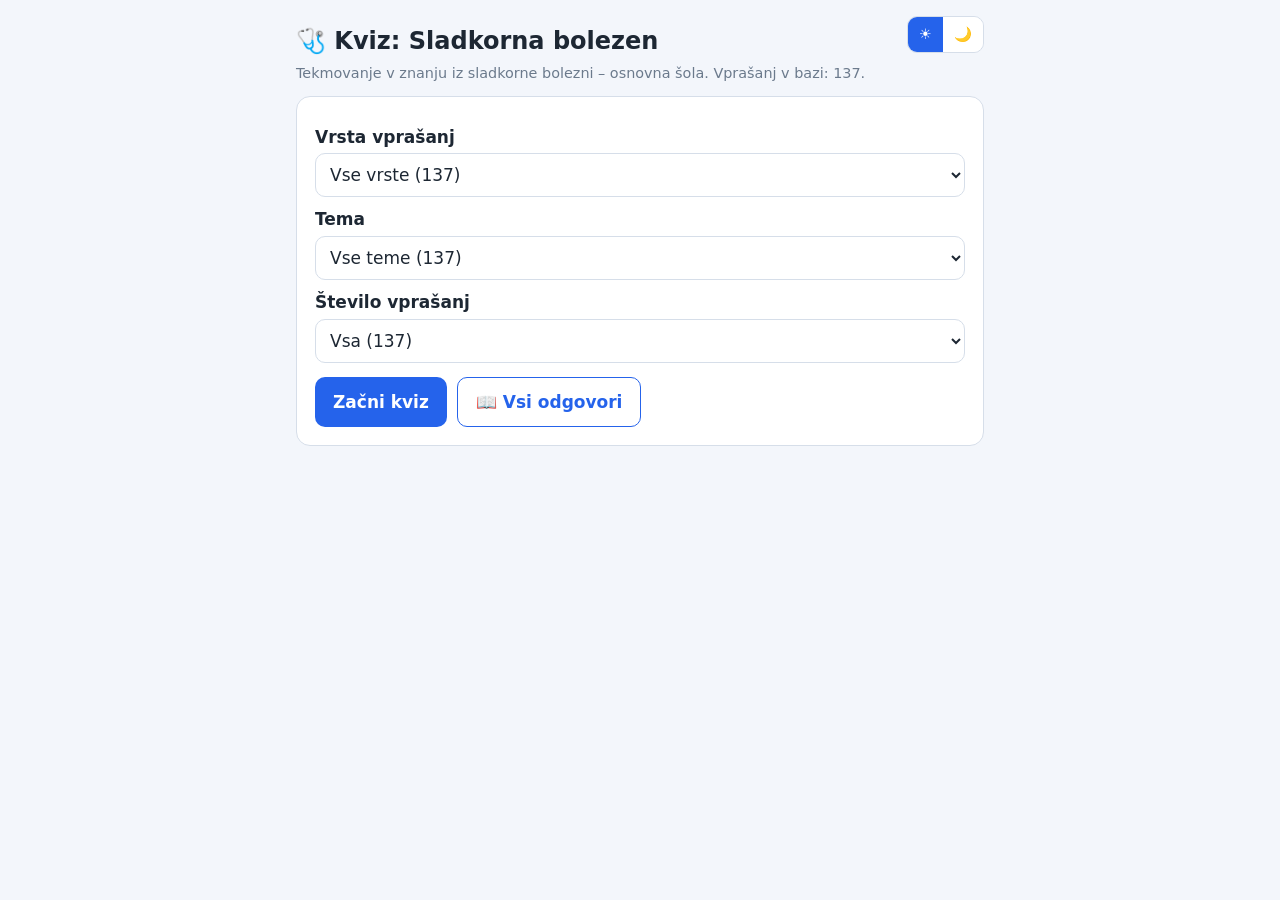
<file: kviz/index.html>
<!DOCTYPE html>
<html lang="sl">
<head>
<meta charset="utf-8">
<meta name="viewport" content="width=device-width, initial-scale=1">
<title>Kviz: Sladkorna bolezen</title>
<style>
:root{--bg:#f3f6fb;--card:#fff;--tx:#1d2733;--mut:#6b7a8c;--pri:#2563eb;--ok:#16a34a;--okbg:#dcfce7;--bad:#dc2626;--badbg:#fee2e2;--bd:#d6dee9}
@media (prefers-color-scheme:dark){:root:not([data-theme="light"]){--bg:#10151c;--card:#1a222d;--tx:#e8eef5;--mut:#93a1b3;--pri:#5b8cff;--ok:#4ade80;--okbg:#10341f;--bad:#f87171;--badbg:#3b1717;--bd:#2c3846}}
:root[data-theme="dark"]{--bg:#10151c;--card:#1a222d;--tx:#e8eef5;--mut:#93a1b3;--pri:#5b8cff;--ok:#4ade80;--okbg:#10341f;--bad:#f87171;--badbg:#3b1717;--bd:#2c3846}
.hd{display:flex;justify-content:space-between;align-items:flex-start;gap:10px}
.th{display:flex;border:1px solid var(--bd);border-radius:10px;overflow:hidden;flex:none}
.th button{background:var(--card);color:var(--mut);border:0;padding:7px 11px;cursor:pointer;font-size:.9rem}
.th button.on{background:var(--pri);color:#fff}
*{box-sizing:border-box}
body{margin:0;background:var(--bg);color:var(--tx);font:17px/1.45 system-ui,Segoe UI,Roboto,sans-serif}
.wrap{max-width:720px;margin:0 auto;padding:16px}
h1{font-size:1.5rem;margin:8px 0 4px}
.card{background:var(--card);border:1px solid var(--bd);border-radius:14px;padding:18px;margin:12px 0}
.mut{color:var(--mut);font-size:.9rem}
label{display:block;margin:10px 0 4px;font-weight:600}
select,button{font:inherit}
select{width:100%;padding:10px;border-radius:10px;border:1px solid var(--bd);background:var(--card);color:var(--tx)}
.btn{background:var(--pri);color:#fff;border:0;border-radius:10px;padding:12px 18px;cursor:pointer;font-weight:600}
.btn.sec{background:transparent;color:var(--pri);border:1px solid var(--pri)}
.btn:disabled{opacity:.4;cursor:default}
.bar{height:8px;background:var(--bd);border-radius:6px;overflow:hidden;margin:6px 0 14px}
.bar>i{display:block;height:100%;background:var(--pri);width:0;transition:width .25s}
.top{display:flex;justify-content:space-between;gap:8px;flex-wrap:wrap}
.q{font-size:1.15rem;font-weight:600;margin:6px 0 14px}
.opt{display:block;width:100%;text-align:left;background:var(--card);color:var(--tx);border:2px solid var(--bd);border-radius:12px;padding:12px 14px;margin:8px 0;cursor:pointer}
.opt:hover:not(:disabled){border-color:var(--pri)}
.opt.ok{border-color:var(--ok);background:var(--okbg)}
.opt.bad{border-color:var(--bad);background:var(--badbg)}
.opt:disabled{cursor:default;color:var(--tx)}
.opt b{display:inline-block;width:1.6em;color:var(--mut)}
.fb{margin:12px 0;padding:10px 12px;border-radius:10px;font-weight:600}
.fb.ok{background:var(--okbg);color:var(--ok)}
.fb.bad{background:var(--badbg);color:var(--bad)}
.fb small{display:block;font-weight:400;color:var(--tx);margin-top:4px}
.hide{display:none}
.li{border-top:1px solid var(--bd);padding:12px 0}
.li .lq{font-weight:600;margin-bottom:6px}
.li .lo{padding:3px 8px;margin:2px 0;border-radius:8px;color:var(--mut)}
.li .lo.ok{background:var(--okbg);color:var(--ok);font-weight:600}
.li .lp{font-size:.85rem;color:var(--mut);margin-top:4px}
.big{font-size:2.4rem;font-weight:700;text-align:center;margin:6px 0}
ul.wr{padding-left:18px}ul.wr li{margin:10px 0}
.row{display:flex;gap:10px;flex-wrap:wrap;margin-top:14px}
</style>
</head>
<body>
<div class="wrap">
<div class="hd"><h1>🩺 Kviz: Sladkorna bolezen</h1>
<div class="th" role="group" aria-label="Tema"><button type="button" id="thL" title="Svetla tema" aria-label="Svetla tema">☀</button><button type="button" id="thD" title="Temna tema" aria-label="Temna tema">🌙</button></div></div>
<div class="mut">Tekmovanje v znanju iz sladkorne bolezni – osnovna šola. <span id="cnt"></span></div>

<div id="setup" class="card">
  <label for="skup">Vrsta vprašanj</label>
  <select id="skup"></select>
  <label for="tema">Tema</label>
  <select id="tema"></select>
  <label for="st">Število vprašanj</label>
  <select id="st"></select>
  <div class="row"><button class="btn" id="start">Začni kviz</button><button class="btn sec" id="showall">📖 Vsi odgovori</button></div>
</div>

<div id="list" class="card hide">
  <div class="top"><b id="lhead"></b><button class="btn sec" id="lback">← Nazaj</button></div>
  <div id="lbody"></div>
  <div class="row"><button class="btn sec" id="lback2">← Nazaj</button></div>
</div>

<div id="game" class="card hide">
  <div class="top"><span id="prog" class="mut"></span><span id="score" class="mut"></span></div>
  <div class="bar"><i id="barfill"></i></div>
  <div class="mut" id="qtema"></div>
  <div class="q" id="qtext"></div>
  <div id="opts"></div>
  <div id="fb" class="fb hide"></div>
  <div class="row"><button class="btn" id="next" disabled>Naprej →</button><button class="btn sec" id="quit">Prekini</button></div>
</div>

<div id="end" class="card hide">
  <div class="mut" style="text-align:center">Rezultat</div>
  <div class="big" id="res"></div>
  <div id="resmsg" style="text-align:center"></div>
  <div id="wrongbox" class="hide"><h3>Napačno odgovorjena vprašanja</h3><ul class="wr" id="wrong"></ul></div>
  <div class="row"><button class="btn" id="again">Nov kviz</button><button class="btn sec" id="retry">Ponovi napačne</button></div>
</div>
</div>

<script id="embedded" type="application/json">[{"id": 1, "tema": "Uvod", "vprasanje": "Kaj je sladkorna bolezen (diabetes mellitus)?", "pravilen": "Bolezen, pri kateri so v krvi povišane vrednosti glukoze", "napacni": ["Bolezen, pri kateri je v krvi premalo kisika", "Nalezljiva bolezen prebavil", "Bolezen, pri kateri je v krvi premalo železa"], "pojasnilo": "Sladkorna bolezen je presnovna motnja s povišano glukozo (sladkorjem) v krvi.", "skupina": "Osnovna"}, {"id": 2, "tema": "Uvod", "vprasanje": "Kateri hormon pomaga telesu uporabiti glukozo iz hrane za energijo?", "pravilen": "Inzulin", "napacni": ["Adrenalin", "Tiroksin", "Rastni hormon"], "pojasnilo": "Inzulin proizvaja trebušna slinavka.", "skupina": "Osnovna"}, {"id": 3, "tema": "Uvod", "vprasanje": "Kje nastaja inzulin?", "pravilen": "V beta celicah Langerhansovih otočkov trebušne slinavke", "napacni": ["V jetrih", "V ledvicah", "V želodčni sluznici"], "pojasnilo": "", "skupina": "Osnovna"}, {"id": 4, "tema": "Uvod", "vprasanje": "Ali je sladkorna bolezen nalezljiva?", "pravilen": "Ne, ni nalezljiva", "napacni": ["Da, širi se s kužnimi kapljicami", "Da, širi se z dotikom", "Nalezljiva je samo tipa 1"], "pojasnilo": "Osebe s sladkorno boleznijo ne potrebujejo izolacije.", "skupina": "Osnovna"}, {"id": 6, "tema": "Uvod", "vprasanje": "Kateri je pogost simptom sladkorne bolezni?", "pravilen": "Pogosto uriniranje in huda žeja", "napacni": ["Povečana rast las", "Izguba sluha", "Pordelost nohtov"], "pojasnilo": "", "skupina": "Osnovna"}, {"id": 7, "tema": "Uvod", "vprasanje": "Katere zaplete sladkorne bolezni delimo na akutne in …?", "pravilen": "Kronične", "napacni": ["Prirojene", "Mikrobne", "Sezonske"], "pojasnilo": "", "skupina": "Osnovna"}, {"id": 8, "tema": "Uvod", "vprasanje": "Kaj je najboljši način za preprečevanje ali zamik sladkorne bolezni tipa 2?", "pravilen": "Zdrav življenjski slog (prehrana, vadba, zdrava telesna teža)", "napacni": ["Jemanje vitaminov brez gibanja", "Izogibanje soncu", "Spanje čez dan"], "pojasnilo": "", "skupina": "Osnovna"}, {"id": 9, "tema": "Uvod", "vprasanje": "Katera dva dejavnika povečujeta tveganje za sladkorno bolezen?", "pravilen": "Kajenje in pitje alkohola", "napacni": ["Plavanje in kolesarjenje", "Uživanje zelenjave in rib", "Zadosten spanec in pitje vode"], "pojasnilo": "", "skupina": "Osnovna"}, {"id": 10, "tema": "Uvod", "vprasanje": "Kaj je pri sladkorni bolezni diabetična retinopatija?", "pravilen": "Bolezenske spremembe na očesni mrežnici", "napacni": ["Popuščanje ledvic", "Prizadetost živcev", "Rane na stopalih"], "pojasnilo": "", "skupina": "Osnovna"}, {"id": 11, "tema": "Uvod", "vprasanje": "Kaj je pri sladkorni bolezni diabetična nefropatija?", "pravilen": "Postopno popuščanje ledvic", "napacni": ["Okvara očesne mrežnice", "Vnetje trebušne slinavke", "Odmrtje tkiva na nogah"], "pojasnilo": "", "skupina": "Osnovna"}, {"id": 12, "tema": "Uvod", "vprasanje": "Kaj je pri sladkorni bolezni diabetična nevropatija?", "pravilen": "Prizadetost živcev", "napacni": ["Okvara ledvic", "Okvara oči", "Povišan krvni tlak"], "pojasnilo": "", "skupina": "Osnovna"}, {"id": 14, "tema": "Zgodovina", "vprasanje": "Kaj v prevodu pomeni beseda diabetes (diabanien)?", "pravilen": "Teči skozi (sifon)", "napacni": ["Sladek", "Žeja", "Ledvica"], "pojasnilo": "", "skupina": "Dejstva"}, {"id": 16, "tema": "Zgodovina", "vprasanje": "Kdo je v 17. stoletju nedvoumno opisal sladkost urina?", "pravilen": "Thomas Willis", "napacni": ["Claude Bernard", "Robert Wyatt", "Paul Langerhans"], "pojasnilo": "Ugotovil je tudi, da se sladkor najprej pojavi v krvi.", "skupina": "Dejstva"}, {"id": 27, "tema": "Slovenija", "vprasanje": "Kdo je pionir slovenske diabetologije?", "pravilen": "Prof. dr. Ljudevit Merčun", "napacni": ["Prof. dr. Paul Langerhans", "Prof. dr. Frederick Banting", "Prof. dr. Thomas Willis"], "pojasnilo": "", "skupina": "Dejstva"}, {"id": 36, "tema": "Glukoza in glikemija", "vprasanje": "Kaj je glukoza?", "pravilen": "Vrsta sladkorja, osnovno gorivo za naše celice", "napacni": ["Vrsta maščobe", "Vrsta beljakovine", "Vitamin"], "pojasnilo": "", "skupina": "Osnovna"}, {"id": 37, "tema": "Glukoza in glikemija", "vprasanje": "Iz česa v telesu nastane glukoza?", "pravilen": "Z razgradnjo ogljikovih hidratov iz hrane", "napacni": ["Z razgradnjo vitaminov", "Iz vode", "Iz kisika"], "pojasnilo": "", "skupina": "Osnovna"}, {"id": 38, "tema": "Glukoza in glikemija", "vprasanje": "Kaj je fruktoza?", "pravilen": "Sadni sladkor (enostavni ogljikov hidrat)", "napacni": ["Mlečni sladkor", "Namizni sladkor", "Škrob"], "pojasnilo": "", "skupina": "Osnovna"}, {"id": 39, "tema": "Glukoza in glikemija", "vprasanje": "Kateri je mlečni sladkor?", "pravilen": "Laktoza", "napacni": ["Saharoza", "Fruktoza", "Celuloza"], "pojasnilo": "", "skupina": "Osnovna"}, {"id": 40, "tema": "Glukoza in glikemija", "vprasanje": "Kateri je namizni sladkor?", "pravilen": "Saharoza", "napacni": ["Laktoza", "Galaktoza", "Škrob"], "pojasnilo": "", "skupina": "Osnovna"}, {"id": 41, "tema": "Glukoza in glikemija", "vprasanje": "Kateri izmed naštetih je polisaharid?", "pravilen": "Škrob", "napacni": ["Glukoza", "Fruktoza", "Galaktoza"], "pojasnilo": "Polisaharidi sta tudi škrob in celuloza.", "skupina": "Osnovna"}, {"id": 42, "tema": "Glukoza in glikemija", "vprasanje": "Kaj pomeni izraz glikemija?", "pravilen": "Raven glukoze v krvi v določenem trenutku", "napacni": ["Raven inzulina v krvi", "Raven holesterola", "Raven kisika v krvi"], "pojasnilo": "", "skupina": "Osnovna"}, {"id": 43, "tema": "Glukoza in glikemija", "vprasanje": "V katerih enotah običajno izražamo glikemijo?", "pravilen": "mmol/L ali mg/dL", "napacni": ["kg/m²", "kcal/dan", "utripov/min"], "pojasnilo": "", "skupina": "Osnovna"}, {"id": 44, "tema": "Glukoza in glikemija", "vprasanje": "Kaj pomeni hiperglikemija?", "pravilen": "(Pre)visoka raven glukoze v krvi", "napacni": ["(Pre)nizka raven glukoze v krvi", "Normalna raven glukoze", "Previsok krvni tlak"], "pojasnilo": "", "skupina": "Osnovna"}, {"id": 45, "tema": "Glukoza in glikemija", "vprasanje": "Kaj pomeni hipoglikemija?", "pravilen": "(Pre)nizka raven glukoze v krvi", "napacni": ["(Pre)visoka raven glukoze v krvi", "Normalna raven glukoze", "Nizek krvni tlak"], "pojasnilo": "", "skupina": "Osnovna"}, {"id": 46, "tema": "Glukoza in glikemija", "vprasanje": "Kaj pomeni normoglikemija?", "pravilen": "Normalna raven glukoze v krvi", "napacni": ["Previsoka raven glukoze", "Prenizka raven glukoze", "Odsotnost glukoze v krvi"], "pojasnilo": "", "skupina": "Osnovna"}, {"id": 49, "tema": "Glukoza in glikemija", "vprasanje": "Kateri je znak hiperglikemije?", "pravilen": "Huda žeja in pogosto uriniranje", "napacni": ["Tresenje in znojenje", "Bledica in mrzle roke", "Zmanjšan apetit"], "pojasnilo": "Tresenje in znojenje sta znaka hipoglikemije.", "skupina": "Osnovna"}, {"id": 50, "tema": "Glukoza in glikemija", "vprasanje": "Kateri je znak hipoglikemije?", "pravilen": "Tresenje, znojenje in hitro bitje srca", "napacni": ["Suha usta in huda žeja", "Pogosto uriniranje", "Počasno bitje srca"], "pojasnilo": "", "skupina": "Osnovna"}, {"id": 52, "tema": "Glukoza in glikemija", "vprasanje": "Katere organe v telesu zlasti potrebujejo glukozo za pravilno delovanje?", "pravilen": "Možgane in mišice", "napacni": ["Samo lase", "Samo kosti", "Samo kožo"], "pojasnilo": "", "skupina": "Osnovna"}, {"id": 53, "tema": "Trebušna slinavka in inzulin", "vprasanje": "Kje v telesu se nahaja trebušna slinavka?", "pravilen": "V trebušni votlini blizu želodca", "napacni": ["V prsnem košu", "V vratu", "V medenici ob mehurju"], "pojasnilo": "", "skupina": "Osnovna"}, {"id": 54, "tema": "Trebušna slinavka in inzulin", "vprasanje": "Kaj pomeni eksokrina funkcija trebušne slinavke?", "pravilen": "Izločanje prebavnih encimov v prebavni trakt", "napacni": ["Izločanje inzulina v kri", "Čiščenje krvi", "Shranjevanje maščob"], "pojasnilo": "", "skupina": "Osnovna"}, {"id": 55, "tema": "Trebušna slinavka in inzulin", "vprasanje": "Kaj pomeni endokrina funkcija trebušne slinavke?", "pravilen": "Izločanje hormonov (npr. inzulina) v kri", "napacni": ["Izločanje solz", "Izločanje žolča", "Izločanje urina"], "pojasnilo": "", "skupina": "Osnovna"}, {"id": 56, "tema": "Trebušna slinavka in inzulin", "vprasanje": "V kateri del tanke prebavne cevi prihajajo encimi trebušne slinavke?", "pravilen": "V tanko črevo", "napacni": ["V požiralnik", "V debelo črevo", "V usta"], "pojasnilo": "", "skupina": "Osnovna"}, {"id": 57, "tema": "Trebušna slinavka in inzulin", "vprasanje": "Kako preprosto opišemo delovanje inzulina?", "pravilen": "Kot ključ, ki odklene celico za vstop glukoze", "napacni": ["Kot gasilnik, ki ugasne vnetje", "Kot filter za kri", "Kot ščit pred bakterijami"], "pojasnilo": "", "skupina": "Osnovna"}, {"id": 58, "tema": "Trebušna slinavka in inzulin", "vprasanje": "Zakaj imenujemo inzulin tudi anabolni hormon?", "pravilen": "Ker sodeluje pri skladiščenju beljakovin in maščob ter pri rasti", "napacni": ["Ker razgrajuje vse sladkorje", "Ker je pridobljen iz rastlin", "Ker povečuje krvni tlak"], "pojasnilo": "", "skupina": "Osnovna"}, {"id": 59, "tema": "Trebušna slinavka in inzulin", "vprasanje": "Kaj je glukozni kanal?", "pravilen": "Beljakovina v membrani celice, ki deluje kot »vrata« za glukozo", "napacni": ["Žila, po kateri teče glukoza", "Del ledvice", "Encim v želodcu"], "pojasnilo": "", "skupina": "Osnovna"}, {"id": 60, "tema": "Trebušna slinavka in inzulin", "vprasanje": "Kaj se zgodi, ko se inzulin veže na inzulinski receptor?", "pravilen": "Glukozni kanali se premaknejo na površje celice in glukoza vstopi v celico", "napacni": ["Celica prekine delovanje", "Glukoza zapusti kri skozi kožo", "Trebušna slinavka izloči več encimov"], "pojasnilo": "", "skupina": "Osnovna"}, {"id": 61, "tema": "Trebušna slinavka in inzulin", "vprasanje": "Kaj je pankreatitis?", "pravilen": "Vnetje trebušne slinavke", "napacni": ["Vnetje ledvic", "Vnetje oči", "Rak jeter"], "pojasnilo": "", "skupina": "Osnovna"}, {"id": 62, "tema": "Trebušna slinavka in inzulin", "vprasanje": "Kaj se zgodi z glukozo v krvi, ko inzulin odklene celice?", "pravilen": "Njena raven v krvi se zniža", "napacni": ["Njena raven v krvi se zviša", "Glukoza izgine iz celic", "Nič, ostane enaka"], "pojasnilo": "", "skupina": "Osnovna"}, {"id": 64, "tema": "Diagnoza in zdravljenje", "vprasanje": "Kaj so znaki bolezni?", "pravilen": "Objektivne meritve in opažanja zdravstvenega delavca", "napacni": ["Občutki, ki jih navede bolnik", "Sanje", "Družinska anamneza"], "pojasnilo": "", "skupina": "Vsakdan in ukrepanje"}, {"id": 67, "tema": "Diagnoza in zdravljenje", "vprasanje": "Pri kateri vrednosti HbA1c običajno govorimo o sladkorni bolezni?", "pravilen": "Nad 6,5 %", "napacni": ["Nad 1 %", "Nad 3 %", "Nad 20 %"], "pojasnilo": "", "skupina": "Dejstva"}, {"id": 70, "tema": "Diagnoza in zdravljenje", "vprasanje": "Katera vrednost 2 uri po OGTT pri odraslih pomeni sladkorno bolezen?", "pravilen": "Nad 11,1 mmol/l", "napacni": ["Nad 2 mmol/l", "Nad 5 mmol/l", "Nad 7 mmol/l"], "pojasnilo": "", "skupina": "Dejstva"}, {"id": 76, "tema": "Sladkorna bolezen tipa 1", "vprasanje": "Zakaj je sladkorna bolezen tipa 1 avtoimuna bolezen?", "pravilen": "Ker imunski sistem napade beta celice, ki proizvajajo inzulin", "napacni": ["Ker nastane zaradi okužbe z virusom gripe", "Ker jo povzroči prekomerna telesna teža", "Ker jo povzroči kajenje"], "pojasnilo": "", "skupina": "Osnovna"}, {"id": 78, "tema": "Sladkorna bolezen tipa 1", "vprasanje": "Kako se pojavijo simptomi sladkorne bolezni tipa 1?", "pravilen": "Nenadoma (v nekaj tednih) in so običajno izraziti", "napacni": ["Počasi v desetletjih", "Nikoli", "Samo ob stresu"], "pojasnilo": "", "skupina": "Vsakdan in ukrepanje"}, {"id": 79, "tema": "Sladkorna bolezen tipa 1", "vprasanje": "Kaj je osnova zdravljenja sladkorne bolezni tipa 1?", "pravilen": "Nadomeščanje manjkajočega inzulina", "napacni": ["Samo dieta brez zdravil", "Antibiotiki", "Operacija ledvic"], "pojasnilo": "", "skupina": "Osnovna"}, {"id": 80, "tema": "Sladkorna bolezen tipa 1", "vprasanje": "Zakaj inzulina ni mogoče jemati v obliki tablet?", "pravilen": "Ker je beljakovina in bi ga želodčna kislina razgradila", "napacni": ["Ker bi bil predrag", "Ker je strupen za jetra", "Ker je tekoč"], "pojasnilo": "", "skupina": "Osnovna"}, {"id": 81, "tema": "Sladkorna bolezen tipa 1", "vprasanje": "S čim si osebe s sladkorno boleznijo tipa 1 vnašajo inzulin?", "pravilen": "Z injektorji (peresniki, brizgami) ali inzulinsko črpalko", "napacni": ["S tabletami", "Z inhalatorjem", "S kapljicami v oči"], "pojasnilo": "", "skupina": "Osnovna"}, {"id": 82, "tema": "Sladkorna bolezen tipa 1", "vprasanje": "Kje se inzulin vbrizga?", "pravilen": "V podkožje", "napacni": ["V kost", "V mišico srca", "V možgane"], "pojasnilo": "", "skupina": "Osnovna"}, {"id": 83, "tema": "Sladkorna bolezen tipa 1", "vprasanje": "Kaj naredi inzulinska črpalka?", "pravilen": "Nenehno dovaja majhne odmerke inzulina", "napacni": ["Meri samo krvni tlak", "Ščiti pred hipoglikemijo s tabletami", "Meri vid"], "pojasnilo": "", "skupina": "Osnovna"}, {"id": 84, "tema": "Sladkorna bolezen tipa 1", "vprasanje": "Kaj je inzulinski peresnik (mehanski injektor)?", "pravilen": "Ročna naprava za vbrizgavanje odmerka inzulina pod kožo", "napacni": ["Elektronski merilnik utripa", "Naprava za merjenje HbA1c", "Naprava za pregled oči"], "pojasnilo": "", "skupina": "Osnovna"}, {"id": 85, "tema": "Sladkorna bolezen tipa 2", "vprasanje": "Kaj je značilno za sladkorno bolezen tipa 2?", "pravilen": "Zmanjšana občutljivost celic za inzulin (inzulinska rezistenca)", "napacni": ["Popolna odsotnost beta celic", "Okužba trebušne slinavke", "Prekomerno izločanje glukagona"], "pojasnilo": "", "skupina": "Osnovna"}, {"id": 88, "tema": "Sladkorna bolezen tipa 2", "vprasanje": "Kako se običajno kažejo simptomi pri tipu 2?", "pravilen": "Postopoma ali jih sploh ni", "napacni": ["Vedno nenadoma", "Vedno z nezavestjo", "Vedno z vročino"], "pojasnilo": "", "skupina": "Osnovna"}, {"id": 89, "tema": "Sladkorna bolezen tipa 2", "vprasanje": "Kaj od naštetega lahko pomaga preprečiti ali zamakniti tip 2?", "pravilen": "Redna vadba, zdrava prehrana in zdrava telesna teža", "napacni": ["Sedenje in sladke pijače", "Kajenje", "Preskakovanje obrokov"], "pojasnilo": "", "skupina": "Osnovna"}, {"id": 90, "tema": "Sladkorna bolezen tipa 2", "vprasanje": "Kaj je sindrom X (metabolni sindrom)?", "pravilen": "Sklop dejavnikov tveganja, ki so povezani z inzulinsko rezistenco", "napacni": ["Redka očesna bolezen", "Vrsta antibiotika", "Poškodba kolena"], "pojasnilo": "", "skupina": "Osnovna"}, {"id": 91, "tema": "Sladkorna bolezen tipa 2", "vprasanje": "Kateri znak spada k sindromu X?", "pravilen": "Povečan obseg pasu in visok krvni tlak", "napacni": ["Vitka postava in nizek tlak", "Povečan sluh", "Nizek holesterol"], "pojasnilo": "", "skupina": "Osnovna"}, {"id": 100, "tema": "Druge oblike", "vprasanje": "Kolikšna je glukoza na tešče pri prediabetesu (mejna bazalna glikemija)?", "pravilen": "6,1–6,9 mmol/l", "napacni": ["3,0–3,5 mmol/l", "9,0–10,0 mmol/l", "12–15 mmol/l"], "pojasnilo": "", "skupina": "Dejstva"}, {"id": 112, "tema": "Akutni zapleti", "vprasanje": "Kaj naredimo pri hudi hipoglikemiji z nezavestjo?", "pravilen": "Osebo damo v bočni položaj in damo injekcijo glukagona", "napacni": ["Damo ji sok v usta", "Damo ji kruh v usta", "Pustimo jo ležati na hrbtu"], "pojasnilo": "Zaradi možnosti zadušitve nezavestni osebi ne dajemo hrane ali pijače.", "skupina": "Vsakdan in ukrepanje"}, {"id": 120, "tema": "Akutni zapleti", "vprasanje": "V kolikšnem času se razvije DKA?", "pravilen": "V 24–48 urah", "napacni": ["V 5 minutah", "V 1 letu", "V 10 letih"], "pojasnilo": "", "skupina": "Dejstva"}, {"id": 122, "tema": "Akutni zapleti", "vprasanje": "Kdaj se razvije DAHS?", "pravilen": "V nekaj dneh ali tednih", "napacni": ["V 5 minutah", "V nekaj urah", "V 10 letih"], "pojasnilo": "", "skupina": "Dejstva"}, {"id": 154, "tema": "Oko", "vprasanje": "Za koliko lahko ustrezno presejanje in pravočasno zdravljenje zmanjša tveganje za hudo okvaro vida?", "pravilen": "Za več kot 90 %", "napacni": ["Za 5 %", "Za 20 %", "Sploh ne"], "pojasnilo": "", "skupina": "Dejstva"}, {"id": 161, "tema": "Diabetična noga", "vprasanje": "Kaj se priporoča za dnevno nego nog pri osebah s sladkorno boleznijo?", "pravilen": "Umivanje z blagim milom, mazanje z losjonom in pregled stopal", "napacni": ["Hoja bos po peščeni plaži", "Rezanje kurjih očes s kleščami", "Nošenje ozkih čevljev"], "pojasnilo": "", "skupina": "Vsakdan in ukrepanje"}, {"id": 162, "tema": "Diabetična noga", "vprasanje": "Kakšna obutev je priporočljiva za osebe s sladkorno boleznijo?", "pravilen": "Zaprta, iz zračnih naravnih materialov, z debelim podplatom in nizko peto", "napacni": ["Odprti sandali s tanko podplato", "Čevlji z visoko peto", "Hoja bos"], "pojasnilo": "", "skupina": "Vsakdan in ukrepanje"}, {"id": 163, "tema": "Diabetična noga", "vprasanje": "Kje naj bolnik poišče pomoč ob rani ali razpoki na stopalu?", "pravilen": "V diabetološki ambulanti", "napacni": ["Počaka, da zaceli sama", "V trgovini", "V šoli"], "pojasnilo": "", "skupina": "Vsakdan in ukrepanje"}, {"id": 171, "tema": "Merjenje glukoze in naprave", "vprasanje": "Kako pogosto senzor CGM meri glukozo?", "pravilen": "Vsakih 1 do 5 minut", "napacni": ["Enkrat na leto", "Enkrat na mesec", "Enkrat na teden"], "pojasnilo": "", "skupina": "Dejstva"}, {"id": 172, "tema": "Merjenje glukoze in naprave", "vprasanje": "Kje se običajno namesti senzor CGM?", "pravilen": "Na nadlaket ali trebuh", "napacni": ["Na čelo", "Na stopalo", "Na koleno"], "pojasnilo": "", "skupina": "Dejstva"}, {"id": 175, "tema": "Merjenje glukoze in naprave", "vprasanje": "Koliko dni deluje senzor Dexcom G7?", "pravilen": "Do 10 dni", "napacni": ["1 uro", "2 dni", "1 leto"], "pojasnilo": "", "skupina": "Dejstva"}, {"id": 178, "tema": "Prehrana in življenjski slog", "vprasanje": "Kaj sodi v zdravo prehrano po priporočilih?", "pravilen": "Redni obroki, zelenjava, polnozrnata živila in kakovostne beljakovine", "napacni": ["Samo sladke pijače", "Samo hitra hrana", "Samo meso"], "pojasnilo": "", "skupina": "Vsakdan in ukrepanje"}, {"id": 179, "tema": "Prehrana in življenjski slog", "vprasanje": "Kaj naj omejimo glede ogljikovih hidratov?", "pravilen": "Enostavne ogljikove hidrate v tekoči obliki", "napacni": ["Škrobna živila z vlakninami", "Zelenjavo", "Polnozrnate izdelke"], "pojasnilo": "", "skupina": "Vsakdan in ukrepanje"}, {"id": 181, "tema": "Prehrana in življenjski slog", "vprasanje": "Kaj je glikemični indeks (GI)?", "pravilen": "Merilo, kako hitro hrana dvigne glukozo v krvi", "napacni": ["Merilo vitaminov v hrani", "Merilo maščob", "Merilo vode v hrani"], "pojasnilo": "", "skupina": "Vsakdan in ukrepanje"}, {"id": 182, "tema": "Prehrana in življenjski slog", "vprasanje": "V kakšnem razponu se giblje skala GI?", "pravilen": "Od 0 do 100", "napacni": ["Od 0 do 10", "Od -10 do 10", "Od 100 do 1000"], "pojasnilo": "", "skupina": "Vsakdan in ukrepanje"}, {"id": 183, "tema": "Prehrana in življenjski slog", "vprasanje": "Katero živilo ima višji GI?", "pravilen": "Beli kruh", "napacni": ["Polnozrnati kruh", "Zelena solata", "Oreščki"], "pojasnilo": "Beli kruh hitro dvigne glukozo, polnozrnati počasneje.", "skupina": "Vsakdan in ukrepanje"}, {"id": 184, "tema": "Prehrana in življenjski slog", "vprasanje": "V katerih enotah merimo kalorije v prehrani?", "pravilen": "V kilokalorijah (kcal) ali kilodžulih (kJ)", "napacni": ["V metrih", "V litrih", "V stopinjah"], "pojasnilo": "", "skupina": "Vsakdan in ukrepanje"}, {"id": 187, "tema": "Prehrana in življenjski slog", "vprasanje": "Katere ogljikove hidrate priporočamo bolnikom s sladkorno boleznijo?", "pravilen": "Kompleksne (polnozrnati izdelki, zelenjava, stročnice)", "napacni": ["Samo sladkarije", "Samo sladke pijače", "Samo sok"], "pojasnilo": "", "skupina": "Vsakdan in ukrepanje"}, {"id": 188, "tema": "Prehrana in življenjski slog", "vprasanje": "Kaj naredi redna telesna vadba z inzulinsko rezistenco?", "pravilen": "Zmanjša jo", "napacni": ["Poveča jo", "Ne vpliva", "Povzroči sladkorno bolezen tipa 1"], "pojasnilo": "", "skupina": "Vsakdan in ukrepanje"}, {"id": 196, "tema": "Telesna dejavnost in ITM", "vprasanje": "Katera metoda določa intenzivnost vadbe po frekvenci srčnega utripa?", "pravilen": "Karvonenova metoda", "napacni": ["Metoda Banting", "Metoda Langerhans", "Metoda Merčun"], "pojasnilo": "", "skupina": "Vsakdan in ukrepanje"}, {"id": 205, "tema": "Zveza društev diabetikov", "vprasanje": "Katerega dne obeležujemo svetovni dan sladkorne bolezni?", "pravilen": "14. novembra", "napacni": ["1. januarja", "7. aprila", "25. decembra"], "pojasnilo": "", "skupina": "Dejstva"}, {"id": 207, "tema": "Zveza društev diabetikov", "vprasanje": "Katera kampanja spodbuja hojo, tek in kolesarjenje?", "pravilen": "#DarujemKilometre", "napacni": ["#DarujemKri", "#MerjenjeGlukoze", "#SladkaŠola"], "pojasnilo": "", "skupina": "Dejstva"}, {"id": 211, "tema": "Zveza društev diabetikov", "vprasanje": "Od katerega leta je ZDDS članica Mednarodne diabetične federacije (IDF)?", "pravilen": "1994", "napacni": ["1956", "2010", "2030"], "pojasnilo": "", "skupina": "Dejstva"}, {"id": 215, "tema": "Uvod", "vprasanje": "Kaj pomeni kratica SB?", "pravilen": "Sladkorna bolezen", "napacni": ["Srčna bolezen", "Sladka bonbonska pijača", "Slaba bolezen"], "pojasnilo": "", "skupina": "Osnovna"}, {"id": 216, "tema": "Uvod", "vprasanje": "Kaj je presnovna motnja?", "pravilen": "Motnja, ki prizadene celotno človeško telo in njegovo presnovo", "napacni": ["Motnja samo v ušesih", "Motnja samo v kosteh", "Motnja samo na koži"], "pojasnilo": "Sladkorna bolezen je presnovna motnja.", "skupina": "Osnovna"}, {"id": 217, "tema": "Uvod", "vprasanje": "Kaj pomeni, da je sladkorna bolezen »obvladljiva«?", "pravilen": "Z zdravim življenjskim slogom in zdravljenjem lahko oseba živi zdravo življenje", "napacni": ["Da bo bolezen sama izginila", "Da zdravljenje ni potrebno", "Da bolnik ne sme v šolo"], "pojasnilo": "", "skupina": "Osnovna"}, {"id": 218, "tema": "Uvod", "vprasanje": "Kateri znak sladkorne bolezni se tiče ran?", "pravilen": "Počasno celjenje ran", "napacni": ["Hitro celjenje ran", "Rane, ki jih ni", "Rane samo na dlaneh"], "pojasnilo": "", "skupina": "Osnovna"}, {"id": 219, "tema": "Uvod", "vprasanje": "Kaj od naštetega je znak sladkorne bolezni?", "pravilen": "Izguba teže brez očitnega razloga", "napacni": ["Nenadno povečanje višine", "Izguba barvnega vida pri vseh", "Rast zob"], "pojasnilo": "", "skupina": "Vsakdan in ukrepanje"}, {"id": 220, "tema": "Uvod", "vprasanje": "Kaj od naštetega je simptom sladkorne bolezni?", "pravilen": "Zamegljen vid", "napacni": ["Ostrejši vid", "Močnejši sluh", "Hitrejši tek"], "pojasnilo": "", "skupina": "Osnovna"}, {"id": 221, "tema": "Uvod", "vprasanje": "Kaj so nespecifični kronični zapleti sladkorne bolezni?", "pravilen": "Ateroskleroza, srčno-žilni zapleti, kap, okvare ožilja nog", "napacni": ["Retinopatija, nefropatija in nevropatija", "Hipoglikemija in DKA", "Prehlad in gripa"], "pojasnilo": "Specifični so retinopatija, nefropatija in nevropatija.", "skupina": "Osnovna"}, {"id": 224, "tema": "Zgodovina", "vprasanje": "Kdo je ugotovil, da srce poganja kri, ne ledvice?", "pravilen": "William Harvey", "napacni": ["Claude Bernard", "Michel Chevreul", "Gustave Laguesse"], "pojasnilo": "", "skupina": "Dejstva"}, {"id": 225, "tema": "Zgodovina", "vprasanje": "Katero vlogo jeter je opisal Claude Bernard?", "pravilen": "Proizvodnjo glukoze", "napacni": ["Proizvodnjo inzulina", "Proizvodnjo solz", "Proizvodnjo ketonov"], "pojasnilo": "", "skupina": "Dejstva"}, {"id": 233, "tema": "Slovenija", "vprasanje": "Kdaj se je rodil prof. dr. Ljudevit Merčun?", "pravilen": "Leta 1900", "napacni": ["Leta 1800", "Leta 1956", "Leta 1979"], "pojasnilo": "", "skupina": "Dejstva"}, {"id": 234, "tema": "Slovenija", "vprasanje": "Katero leto je umrl dr. Merčun?", "pravilen": "1954", "napacni": ["1921", "1900", "1994"], "pojasnilo": "", "skupina": "Dejstva"}, {"id": 236, "tema": "Slovenija", "vprasanje": "Kdo organizira Merčunov pohod na Storžič?", "pravilen": "Društvo diabetikov Tržič", "napacni": ["Društvo diabetikov Maribor", "Ministrstvo za šolstvo", "Lekarna Ljubljana"], "pojasnilo": "", "skupina": "Dejstva"}, {"id": 241, "tema": "Glukoza in glikemija", "vprasanje": "Kaj so enostavni ogljikovi hidrati (monosaharidi)?", "pravilen": "Glukoza, fruktoza, manoza, galaktoza", "napacni": ["Škrob in celuloza", "Laktoza in saharoza", "Beljakovine"], "pojasnilo": "", "skupina": "Osnovna"}, {"id": 242, "tema": "Glukoza in glikemija", "vprasanje": "Kateri so disaharidi?", "pravilen": "Saharoza in laktoza", "napacni": ["Škrob in celuloza", "Glukoza in fruktoza", "Maščobe"], "pojasnilo": "", "skupina": "Osnovna"}, {"id": 243, "tema": "Glukoza in glikemija", "vprasanje": "Katera sta polisaharida?", "pravilen": "Škrob in celuloza", "napacni": ["Glukoza in fruktoza", "Laktoza in saharoza", "Inzulin in glukagon"], "pojasnilo": "", "skupina": "Osnovna"}, {"id": 244, "tema": "Glukoza in glikemija", "vprasanje": "Katera hrana vsebuje ogljikove hidrate?", "pravilen": "Kruh, testenine, sadje, sladkarije", "napacni": ["Čista voda", "Sol", "Čisto olivno olje"], "pojasnilo": "", "skupina": "Osnovna"}, {"id": 246, "tema": "Glukoza in glikemija", "vprasanje": "Kaj lahko povzroči dolgoročno neobvladana hiperglikemija?", "pravilen": "Okvare živcev, ledvic, srca in oči", "napacni": ["Boljši vid", "Močnejše kosti", "Hitrejše celjenje ran"], "pojasnilo": "", "skupina": "Osnovna"}, {"id": 247, "tema": "Glukoza in glikemija", "vprasanje": "Kaj od naštetega je lahko vzrok hipoglikemije?", "pravilen": "Večja poraba glukoze pri aktivnosti in preveč zdravil ob premajhnem obroku", "napacni": ["Pitje vode", "Počitek ob dobrem obroku", "Pomanjkanje hoje"], "pojasnilo": "", "skupina": "Osnovna"}, {"id": 248, "tema": "Glukoza in glikemija", "vprasanje": "Kaj se lahko zgodi ob ponavljajočih se hipoglikemijah?", "pravilen": "Lahko trajno okvarijo možgane", "napacni": ["Okrepijo možgane", "Nič", "Povečajo vid"], "pojasnilo": "", "skupina": "Osnovna"}, {"id": 249, "tema": "Trebušna slinavka in inzulin", "vprasanje": "Kaj so Langerhansovi otočki?", "pravilen": "Deli trebušne slinavke z beta celicami, ki proizvajajo inzulin", "napacni": ["Deli ledvice", "Deli očesa", "Deli pljuč"], "pojasnilo": "", "skupina": "Osnovna"}, {"id": 250, "tema": "Trebušna slinavka in inzulin", "vprasanje": "Kaj sproži izločanje inzulina?", "pravilen": "Zaužita hrana, zlasti z ogljikovimi hidrati", "napacni": ["Spanje", "Hoja po stopnicah", "Pitje čaja brez sladkorja"], "pojasnilo": "", "skupina": "Osnovna"}, {"id": 251, "tema": "Trebušna slinavka in inzulin", "vprasanje": "Kaj se zgodi pri tipu 1 s trebušno slinavko?", "pravilen": "Ne proizvaja dovolj inzulina", "napacni": ["Proizvaja preveč encimov", "Se poveča", "Odpove srce"], "pojasnilo": "", "skupina": "Osnovna"}, {"id": 252, "tema": "Trebušna slinavka in inzulin", "vprasanje": "Kaj se zgodi pri tipu 2 glede občutljivosti celic?", "pravilen": "Celice so manj občutljive na inzulin", "napacni": ["Celice so bolj občutljive", "Celice izginejo", "Celice se zlijejo"], "pojasnilo": "", "skupina": "Osnovna"}, {"id": 253, "tema": "Trebušna slinavka in inzulin", "vprasanje": "Kje encimi trebušne slinavke pomagajo razgrajevati hrano?", "pravilen": "V tankem črevesu (maščobe, beljakovine, ogljikovi hidrati)", "napacni": ["V ustih", "V ušesih", "V očeh"], "pojasnilo": "", "skupina": "Osnovna"}, {"id": 254, "tema": "Trebušna slinavka in inzulin", "vprasanje": "Kaj je inzulinski receptor?", "pravilen": "Beljakovinski receptor na površini celice, ki omogoča vnos glukoze", "napacni": ["Del želodca", "Del jeter", "Vrsta zdravila"], "pojasnilo": "", "skupina": "Osnovna"}, {"id": 258, "tema": "Diagnoza in zdravljenje", "vprasanje": "Kje lahko osebe merijo glukozo same doma?", "pravilen": "V kapilarni krvi (iz prsta)", "napacni": ["V venski krvi s črpalko", "V kosteh", "V pljučih"], "pojasnilo": "", "skupina": "Vsakdan in ukrepanje"}, {"id": 260, "tema": "Sladkorna bolezen tipa 1", "vprasanje": "Kje se v telesu shrani glukoza v obliki glikogena?", "pravilen": "V jetrih", "napacni": ["V očeh", "V ušesih", "V laseh"], "pojasnilo": "", "skupina": "Osnovna"}, {"id": 261, "tema": "Sladkorna bolezen tipa 1", "vprasanje": "Kaj se zgodi s hrano pri tipu 1, če trebušna slinavka ne proizvede inzulina?", "pravilen": "Glukoza ne more vstopiti v celice in ostane v krvi", "napacni": ["Glukoza vstopi v vse celice", "Hrana se ne prebavi", "Glukoza izgine"], "pojasnilo": "", "skupina": "Osnovna"}, {"id": 262, "tema": "Sladkorna bolezen tipa 1", "vprasanje": "Kateri znak je značilen za tip 1?", "pravilen": "Hitro hujšanje brez razloga", "napacni": ["Povečanje teže brez razloga", "Izguba sluha", "Rast las"], "pojasnilo": "", "skupina": "Osnovna"}, {"id": 263, "tema": "Sladkorna bolezen tipa 1", "vprasanje": "Zakaj je tip 1 »od inzulina odvisna« sladkorna bolezen?", "pravilen": "Ker bolnik za življenje potrebuje inzulin", "napacni": ["Ker se zdravi s tabletami", "Ker ne potrebuje zdravljenja", "Ker je nalezljiva"], "pojasnilo": "", "skupina": "Osnovna"}, {"id": 266, "tema": "Sladkorna bolezen tipa 2", "vprasanje": "Kako imenujemo manjšo odzivnost celic na inzulin?", "pravilen": "Inzulinska rezistenca", "napacni": ["Inzulinska pomoč", "Inzulinska tableta", "Inzulinski ključ"], "pojasnilo": "", "skupina": "Osnovna"}, {"id": 269, "tema": "Sladkorna bolezen tipa 2", "vprasanje": "Katere okužbe so pri tipu 2 pogostejše?", "pravilen": "Kožne, glivične in okužbe sečil", "napacni": ["Samo okužbe uhlja", "Samo okužbe zob", "Samo okužbe oči"], "pojasnilo": "", "skupina": "Osnovna"}, {"id": 274, "tema": "Druge oblike", "vprasanje": "Katere bolezni so lahko zdravljene s kortikosteroidi, kar lahko privede do steroidnega diabetesa?", "pravilen": "Astma, alergije, revmatoidni artritis", "napacni": ["Zlom roke", "Zobobol", "Izguba sluha"], "pojasnilo": "", "skupina": "Vsakdan in ukrepanje"}, {"id": 275, "tema": "Druge oblike", "vprasanje": "Kolikšna je glukoza 2 uri po 75 g glukoze pri OGTT pri prediabetesu (MTG)?", "pravilen": "7,8–11,0 mmol/l", "napacni": ["2–3 mmol/l", "15–20 mmol/l", "30–40 mmol/l"], "pojasnilo": "", "skupina": "Dejstva"}, {"id": 277, "tema": "Druge oblike", "vprasanje": "Katero tveganje nakazuje prediabetes?", "pravilen": "Povečano tveganje za tip 2 in srčno-žilne bolezni", "napacni": ["Takojšnjo ozdravitev", "Brez posledic", "Samo tveganje za prehlad"], "pojasnilo": "", "skupina": "Dejstva"}, {"id": 285, "tema": "Akutni zapleti", "vprasanje": "Kako visoka je lahko smrtnost pri DAHS?", "pravilen": "Do 40 %", "napacni": ["0 %", "1 %", "5 %"], "pojasnilo": "", "skupina": "Dejstva"}, {"id": 289, "tema": "Kronični zapleti", "vprasanje": "Kaj je ključno za preprečevanje napredovanja mikrovaskularnih zapletov?", "pravilen": "Nadzor krvnega sladkorja in redna telesna aktivnost", "napacni": ["Počitek v postelji", "Pitje sladkih pijač", "Preskakovanje zdravil"], "pojasnilo": "", "skupina": "Vsakdan in ukrepanje"}, {"id": 291, "tema": "Kronični zapleti", "vprasanje": "Kdaj se začne retinopatija pri tipu 1?", "pravilen": "Po petih letih trajanja bolezni", "napacni": ["Takoj po rojstvu", "Po 40 letih", "Nikoli"], "pojasnilo": "", "skupina": "Dejstva"}, {"id": 294, "tema": "Kronični zapleti", "vprasanje": "Kaj je ortostatska hipotenzija?", "pravilen": "Nihanje krvnega tlaka ob vstajanju (znak avtonomne nevropatije)", "napacni": ["Povečanje višine", "Nizek vid", "Krč v nogi"], "pojasnilo": "", "skupina": "Vsakdan in ukrepanje"}, {"id": 295, "tema": "Kronični zapleti", "vprasanje": "Kaj je periferna arterijska okluzivna bolezen?", "pravilen": "Zožene ali zamašene arterije, ki oskrbujejo noge", "napacni": ["Vnetje kože na obrazu", "Zlomljena stegnenica", "Bolezen oči"], "pojasnilo": "", "skupina": "Vsakdan in ukrepanje"}, {"id": 298, "tema": "Oko", "vprasanje": "Kaj je žilnica?", "pravilen": "Zunanja plast očesa, ki oskrbuje s kisikom in hranili", "napacni": ["Solzna žleza", "Veka", "Zenica"], "pojasnilo": "", "skupina": "Vsakdan in ukrepanje"}, {"id": 303, "tema": "Oko", "vprasanje": "Kdaj nastane hematovitreus?", "pravilen": "Ko novonastale žile zakrvavijo v steklovino", "napacni": ["Ko se leča zmehča", "Ko se zenica razširi", "Ko se veka zapre"], "pojasnilo": "", "skupina": "Dejstva"}, {"id": 305, "tema": "Oko", "vprasanje": "Kolikšen delež okvar vida pri sladkorni bolezni je posledica diabetične retinopatije?", "pravilen": "Največkrat (90 %)", "napacni": ["Približno 1 %", "Približno 10 %", "Nikoli"], "pojasnilo": "", "skupina": "Dejstva"}, {"id": 310, "tema": "Diabetična noga", "vprasanje": "Čemu služi presejalni test za diabetično stopalo?", "pravilen": "Ugotavljanju ogroženosti za nastanek diabetičnega stopala", "napacni": ["Merjenju vida", "Merjenju sluha", "Merjenju pritiska"], "pojasnilo": "", "skupina": "Vsakdan in ukrepanje"}, {"id": 311, "tema": "Diabetična noga", "vprasanje": "Kaj naj bolnik naredi vsak dan s stopali?", "pravilen": "Jih pregleda (tudi z ogledalom) in oskrbi", "napacni": ["Jih zanemari", "Hodi bos po vročem", "Reže kurja očesa"], "pojasnilo": "", "skupina": "Vsakdan in ukrepanje"}, {"id": 312, "tema": "Diabetična noga", "vprasanje": "Kaj skrajša čas celjenja ran in morebiti prepreči amputacijo?", "pravilen": "Zgodnja in pravilna oskrba", "napacni": ["Odlaganje obiska zdravnika", "Zanemarjanje", "Pitje sladkih pijač"], "pojasnilo": "", "skupina": "Vsakdan in ukrepanje"}, {"id": 323, "tema": "Merjenje glukoze in naprave", "vprasanje": "Kako dolgo traja namestitev Dexcom G7?", "pravilen": "Manj kot 10 sekund", "napacni": ["Eno uro", "Pol dneva", "Teden dni"], "pojasnilo": "", "skupina": "Dejstva"}, {"id": 326, "tema": "Prehrana in življenjski slog", "vprasanje": "Kako naj uživamo sadje?", "pravilen": "Zmerno", "napacni": ["Brez omejitev", "Nikoli", "Samo ponoči"], "pojasnilo": "", "skupina": "Vsakdan in ukrepanje"}, {"id": 327, "tema": "Prehrana in življenjski slog", "vprasanje": "Katere maščobe naj omejimo?", "pravilen": "Nasičene in trans maščobe", "napacni": ["Zdrave maščobe iz oreščkov", "Maščobe iz rib", "Vse maščobe naj izločimo"], "pojasnilo": "", "skupina": "Vsakdan in ukrepanje"}, {"id": 328, "tema": "Prehrana in življenjski slog", "vprasanje": "Kaj naj zaužijemo za zajtrk po vzorčnem jedilniku?", "pravilen": "Polnozrnate ali ovsene kosmiče z jogurtom in svežim sadjem", "napacni": ["Sladko pecivo s kolo", "Hitro hrano", "Čipse"], "pojasnilo": "", "skupina": "Vsakdan in ukrepanje"}, {"id": 329, "tema": "Prehrana in življenjski slog", "vprasanje": "Kaj je primerna malica v šoli po vzorčnem jedilniku?", "pravilen": "Narezano sadje, pest oreščkov, voda", "napacni": ["Čipsi in kola", "Sladoled", "Hitra hrana"], "pojasnilo": "", "skupina": "Vsakdan in ukrepanje"}, {"id": 330, "tema": "Prehrana in življenjski slog", "vprasanje": "Kaj od naštetega uživamo, da si zagotovimo zdravo prehrano?", "pravilen": "Polnozrnate izdelke, stročnice, ribe, zelenjavo", "napacni": ["Sladke pijače", "Hitro hrano", "Sladkarije"], "pojasnilo": "", "skupina": "Vsakdan in ukrepanje"}, {"id": 331, "tema": "Prehrana in življenjski slog", "vprasanje": "Kaj je primerna pijača?", "pravilen": "Voda ali nesladkan čaj", "napacni": ["Gazirana sladka pijača", "Energijska pijača", "Sladek sok"], "pojasnilo": "", "skupina": "Vsakdan in ukrepanje"}, {"id": 332, "tema": "Prehrana in življenjski slog", "vprasanje": "Kaj vsebuje uravnotežena prehrana?", "pravilen": "Ogljikove hidrate, beljakovine in maščobe, vitamine in minerale", "napacni": ["Samo sladkorje", "Samo beljakovine", "Samo maščobe"], "pojasnilo": "", "skupina": "Vsakdan in ukrepanje"}, {"id": 333, "tema": "Prehrana in življenjski slog", "vprasanje": "Katera od naštetih dejavnosti sodi v zdrav življenjski slog?", "pravilen": "Tek, plavanje, kolesarjenje, ples", "napacni": ["Dolgotrajno sedenje", "Kajenje", "Preskakovanje obrokov"], "pojasnilo": "", "skupina": "Vsakdan in ukrepanje"}, {"id": 334, "tema": "Prehrana in življenjski slog", "vprasanje": "Kaj nam pomaga ohranjati primerno telesno maso?", "pravilen": "Uravnoteženje vnosa in porabe kalorij", "napacni": ["Samo spanje", "Samo sedenje", "Samo pitje"], "pojasnilo": "", "skupina": "Vsakdan in ukrepanje"}, {"id": 336, "tema": "Telesna dejavnost in ITM", "vprasanje": "Zakaj je telesna dejavnost pomembna za otroke?", "pravilen": "Spodbuja pravilen razvoj kosti, mišic in srčno-žilnega sistema", "napacni": ["Ne vpliva na razvoj", "Škoduje kostem", "Zavira rast"], "pojasnilo": "", "skupina": "Vsakdan in ukrepanje"}, {"id": 340, "tema": "Telesna dejavnost in ITM", "vprasanje": "Kaj pomeni FSU?", "pravilen": "Frekvenca srčnega utripa", "napacni": ["Fizični športni uspeh", "Frekvenca sladkorja v urinu", "Fina sladkorna urejenost"], "pojasnilo": "", "skupina": "Vsakdan in ukrepanje"}, {"id": 341, "tema": "Telesna dejavnost in ITM", "vprasanje": "Kaj pomeni ITM 30,0–34,9?", "pravilen": "Debelost 1. razreda", "napacni": ["Normalna masa", "Premajhna masa", "Izredna debelost"], "pojasnilo": "", "skupina": "Dejstva"}, {"id": 346, "tema": "Zveza društev diabetikov", "vprasanje": "Kje najdemo spletno stran Zveze društev diabetikov?", "pravilen": "www.diabetes-zveza.si", "napacni": ["www.google.si", "www.rtv.si", "www.mercator.si"], "pojasnilo": "", "skupina": "Dejstva"}]</script>
<script>
(function(){
var ALL=[], cur=[], idx=0, score=0, wrongs=[], locked=false;
var $=function(i){return document.getElementById(i)};
function shuffle(a){a=a.slice();for(var i=a.length-1;i>0;i--){var j=Math.floor(Math.random()*(i+1));var t=a[i];a[i]=a[j];a[j]=t}return a}
function show(id){["setup","game","end","list"].forEach(function(x){$(x).classList.toggle("hide",x!==id)})}

function init(data){
  ALL=data; $("cnt").textContent="Vprašanj v bazi: "+ALL.length+".";
  var temas=[],seen={};ALL.forEach(function(q){if(!seen[q.tema]){seen[q.tema]=1;temas.push(q.tema)}});
  var s=$("tema");s.innerHTML="";
  var o=document.createElement("option");o.value="";o.textContent="Vse teme ("+ALL.length+")";s.appendChild(o);
  temas.forEach(function(t){var n=ALL.filter(function(q){return q.tema===t}).length;var op=document.createElement("option");op.value=t;op.textContent=t+" ("+n+")";s.appendChild(op)});
  var gs=[],gseen={};ALL.forEach(function(q){if(q.skupina&&!gseen[q.skupina]){gseen[q.skupina]=1;gs.push(q.skupina)}});
  var sg=$("skup");sg.innerHTML="";var og=document.createElement("option");og.value="";og.textContent="Vse vrste ("+ALL.length+")";sg.appendChild(og);
  gs.forEach(function(g){var n=ALL.filter(function(q){return q.skupina===g}).length;var op=document.createElement("option");op.value=g;op.textContent=g+" ("+n+")";sg.appendChild(op)});
  updSt();
}
function pool(){var t=$("tema").value,g=$("skup").value;return ALL.filter(function(q){return(!t||q.tema===t)&&(!g||q.skupina===g)})}
function updSt(){
  var n=pool().length, s=$("st"); s.innerHTML="";
  [10,20,40,60,100].forEach(function(k){if(k<n){var o=document.createElement("option");o.value=k;o.textContent=k;s.appendChild(o)}});
  var o=document.createElement("option");o.value=n;o.textContent="Vsa ("+n+")";s.appendChild(o);
  s.selectedIndex=s.options.length-1;
}
function begin(list){
  cur=list;idx=0;score=0;wrongs=[];show("game");render();
}
function render(){
  locked=false;var q=cur[idx];
  $("prog").textContent="Vprašanje "+(idx+1)+" / "+cur.length;
  $("score").textContent="Pravilnih: "+score;
  $("barfill").style.width=(idx/cur.length*100)+"%";
  $("qtema").textContent=q.tema+(q.skupina?" · "+q.skupina:"");
  $("qtext").textContent=q.vprasanje;
  var ans=shuffle([q.pravilen].concat(q.napacni)), box=$("opts");box.innerHTML="";
  ans.forEach(function(a,i){
    var b=document.createElement("button");b.className="opt";b.type="button";
    b.innerHTML="<b>"+"ABCD"[i]+"</b>";b.appendChild(document.createTextNode(a));
    b.dataset.v=a;b.onclick=function(){pick(b,q)};box.appendChild(b);
  });
  $("fb").className="fb hide";$("next").disabled=true;
  $("next").textContent=idx===cur.length-1?"Končaj ✓":"Naprej →";
}
function pick(btn,q){
  if(locked)return;locked=true;
  var ok=btn.dataset.v===q.pravilen;
  Array.prototype.forEach.call($("opts").children,function(b){
    b.disabled=true;
    if(b.dataset.v===q.pravilen)b.classList.add("ok");
  });
  var fb=$("fb");
  if(ok){score++;fb.className="fb ok";fb.textContent="✔ Pravilno!"}
  else{btn.classList.add("bad");wrongs.push(q);fb.className="fb bad";fb.textContent="✘ Narobe. Pravilen odgovor: "+q.pravilen}
  if(q.pojasnilo){var s=document.createElement("small");s.textContent=q.pojasnilo;fb.appendChild(s)}
  $("score").textContent="Pravilnih: "+score;
  $("next").disabled=false;$("next").focus();
}
function finish(){
  show("end");var n=cur.length,p=Math.round(score/n*100);
  $("res").textContent=score+" / "+n+" ("+p+" %)";
  $("resmsg").textContent=p>=90?"Odlično! Pravi strokovnjak! 🏆":p>=70?"Zelo dobro! 👍":p>=50?"Dobro, še malo vaje. 📚":"Ponovi snov in poskusi znova. 💪";
  var w=$("wrong");w.innerHTML="";
  wrongs.forEach(function(q){var li=document.createElement("li");li.appendChild(document.createTextNode(q.vprasanje+" "));var b=document.createElement("b");b.textContent="→ "+q.pravilen;li.appendChild(b);w.appendChild(li)});
  $("wrongbox").classList.toggle("hide",!wrongs.length);$("retry").classList.toggle("hide",!wrongs.length);
}
function showList(){
  var L=pool(),b=$("lbody");b.innerHTML="";
  $("lhead").textContent="Vsi odgovori ("+L.length+" vprašanj)";
  L.forEach(function(q,i){
    var d=document.createElement("div");d.className="li";
    var h=document.createElement("div");h.className="lq";h.textContent=(i+1)+". "+q.vprasanje;d.appendChild(h);
    [q.pravilen].concat(q.napacni).forEach(function(a,k){
      var o=document.createElement("div");o.className="lo"+(k===0?" ok":"");o.textContent=(k===0?"✔ ":"✘ ")+a;d.appendChild(o)});
    if(q.pojasnilo){var p=document.createElement("div");p.className="lp";p.textContent=q.pojasnilo;d.appendChild(p)}
    var m=document.createElement("div");m.className="lp";m.textContent=q.tema+(q.skupina?" · "+q.skupina:"");d.appendChild(m);
    b.appendChild(d)});
  show("list");window.scrollTo(0,0);
}
$("showall").onclick=showList;$("lback").onclick=$("lback2").onclick=function(){show("setup")};
$("tema").onchange=updSt;$("skup").onchange=updSt;
$("start").onclick=function(){var n=parseInt($("st").value,10);begin(shuffle(pool()).slice(0,n))};
$("next").onclick=function(){if(idx<cur.length-1){idx++;render()}else finish()};
$("quit").onclick=function(){if(confirm("Prekinem kviz?"))show("setup")};
$("again").onclick=function(){show("setup")};
$("retry").onclick=function(){begin(shuffle(wrongs))};
document.addEventListener("keydown",function(e){
  if($("game").classList.contains("hide"))return;
  var k=e.key.toLowerCase(),m={"1":0,"2":1,"3":2,"4":3,a:0,b:1,c:2,d:3};
  if(!locked&&k in m){var b=$("opts").children[m[k]];if(b)b.click()}
  else if(locked&&(e.key==="Enter"||e.key==="ArrowRight")){$("next").click()}
});

function setTheme(m,save){
  document.documentElement.setAttribute("data-theme",m);
  $("thL").classList.toggle("on",m==="light");$("thD").classList.toggle("on",m==="dark");
  if(save){try{localStorage.setItem("kviz-tema",m)}catch(e){}}
}
var sv=null;try{sv=localStorage.getItem("kviz-tema")}catch(e){}
setTheme(sv==="light"||sv==="dark"?sv:(window.matchMedia&&matchMedia("(prefers-color-scheme:dark)").matches?"dark":"light"),false);
$("thL").onclick=function(){setTheme("light",true)};$("thD").onclick=function(){setTheme("dark",true)};

var emb=JSON.parse($("embedded").textContent);
fetch("vprasanja.json").then(function(r){if(!r.ok)throw 0;return r.json()}).then(init).catch(function(){init(emb)});
})();
</script>
</body>
</html>
</file>
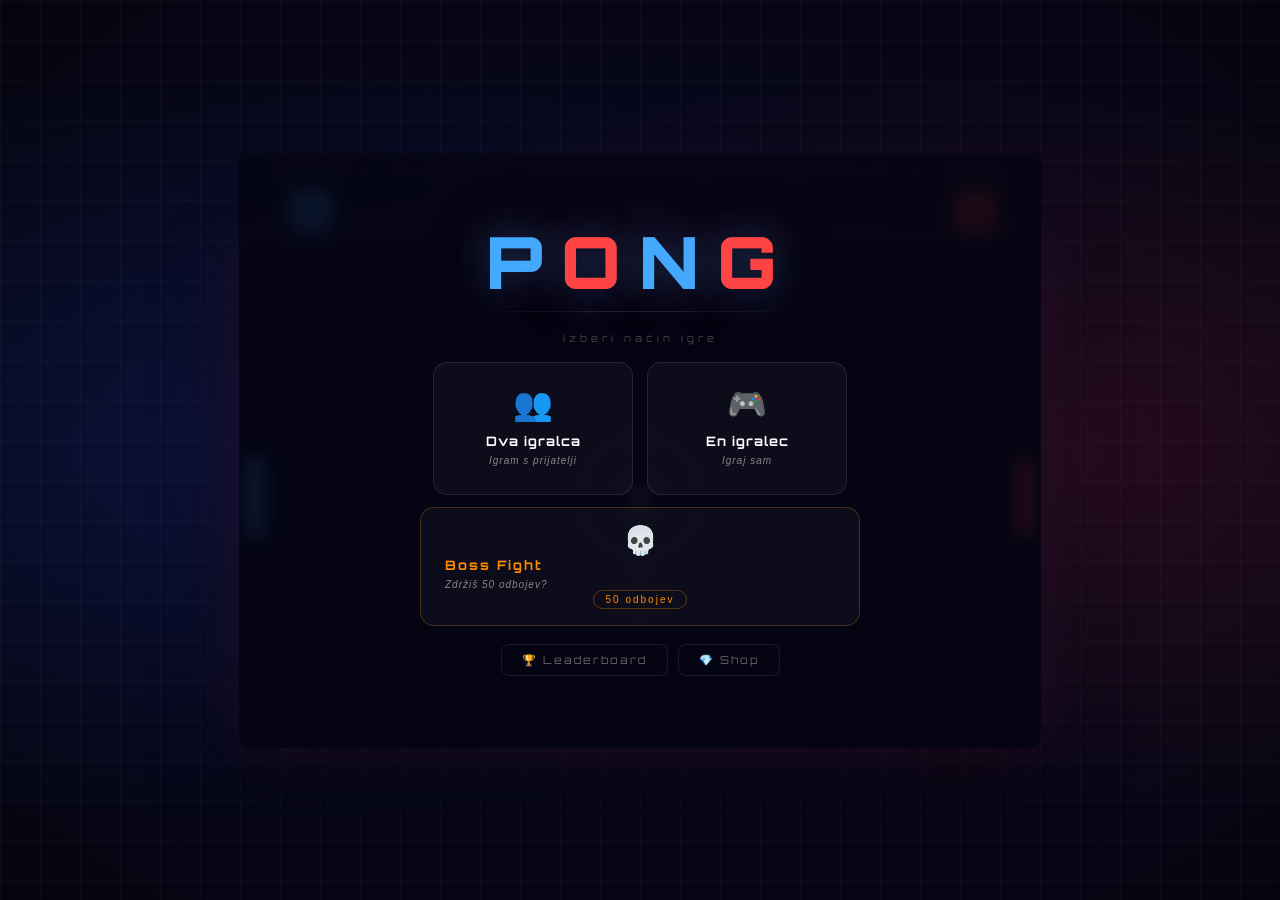
<file: pong/index.html>
<!DOCTYPE html>
<html lang="sl">
<head>
    <meta charset="UTF-8">
    <meta name="viewport" content="width=device-width, initial-scale=1.0">
    <title>Pong</title>
    <link rel="stylesheet" href="style.css">
</head>
<body>
    <div id="bg"></div>
    <canvas id="bg-canvas"></canvas>

    <div id="screen">
        <!-- Score -->
        <div id="score">
            <div class="score-side">
                <div class="score-label" id="label-left">MODER</div>
                <div id="score-left" class="score-num blue">0</div>
            </div>
            <div id="score-center">
                <div id="score-sep">VS</div>
                <div id="gem-display">💎 <span id="gem-count">0</span></div>
            </div>
            <div class="score-side">
                <div class="score-label" id="label-right">RDEČ</div>
                <div id="score-right" class="score-num red">0</div>
            </div>
        </div>

        <!-- Canvas -->
        <div id="canvas-wrap">
            <canvas id="canvas"></canvas>

            <!-- Streak popup -->
            <div id="streak-popup" class="hidden"></div>

            <!-- Gem reward popup -->
            <div id="gem-popup" class="hidden"></div>

            <!-- In-game powerup bar -->
            <div id="powerup-bar"></div>

            <!-- Play button -->
            <div id="play-btn-wrap">
                <button id="btn-play">▶</button>
            </div>
            <div id="msg"></div>
        </div>

        <!-- MENU OVERLAY -->
        <div id="menu-overlay">
            <div id="menu-box">

                <div id="step-mode">
                    <div id="menu-title">
                        <span class="blue">P</span><span class="red">O</span><span class="blue">N</span><span class="red">G</span>
                    </div>
                    <div class="menu-divider"></div>
                    <p class="menu-label">Izberi način igre</p>
                    <div class="menu-cards">
                        <button class="menu-card" id="btn-2p">
                            <div class="card-icon">👥</div>
                            <div class="card-title">Dva igralca</div>
                            <div class="card-sub">Igram s prijatelji</div>
                        </button>
                        <button class="menu-card" id="btn-vs-ai">
                            <div class="card-icon">🎮</div>
                            <div class="card-title">En igralec</div>
                            <div class="card-sub"><em>Igraj sam</em></div>
                        </button>
                    </div>
                    <div class="menu-boss-row">
                        <button class="menu-card boss-card" id="btn-boss">
                            <div class="card-icon">💀</div>
                            <div class="boss-card-info">
                                <div class="card-title">Boss Fight</div>
                                <div class="card-sub">Zdržiš 50 odbojev?</div>
                            </div>
                            <div class="card-keys boss-keys">50 odbojev</div>
                        </button>
                    </div>

                    <div class="menu-bottom-btns">
                        <button class="lb-open-btn" id="btn-lb">🏆 Leaderboard</button>
                        <button class="lb-open-btn" id="btn-shop">💎 Shop</button>
                    </div>
                </div>

                <div id="step-diff" class="hidden">
                    <div id="menu-title-small">Težavnost robota</div>
                    <div class="menu-divider"></div>
                    <div class="diff-cards">
                        <button class="diff-card easy" data-diff="easy">
                            <div class="diff-icon">😴</div>
                            <div class="diff-name">Lahka</div>
                            <div class="diff-desc">Za začetnike</div>
                        </button>
                        <button class="diff-card medium" data-diff="medium">
                            <div class="diff-icon">😐</div>
                            <div class="diff-name">Srednja</div>
                            <div class="diff-desc">Normalna igra</div>
                        </button>
                        <button class="diff-card hard" data-diff="hard">
                            <div class="diff-icon">😈</div>
                            <div class="diff-name">Težka</div>
                            <div class="diff-desc">Skoraj nezmagljiv</div>
                        </button>
                    </div>
                    <button class="back-btn" id="btn-back">← Nazaj</button>
                </div>

            </div>
        </div>

        <!-- LEADERBOARD OVERLAY -->
        <div id="lb-overlay" class="hidden">
            <div id="lb-box">
                <div id="lb-title">🏆 Leaderboard</div>
                <div class="menu-divider"></div>

                <div class="lb-section-title">Dva igralca</div>
                <table class="lb-table">
                    <thead><tr><th>Igralec</th><th>Zmage</th><th>Porazi</th><th>%</th></tr></thead>
                    <tbody>
                        <tr>
                            <td><span class="blue">● Moder</span></td>
                            <td id="lb-2p-blue-w">0</td>
                            <td id="lb-2p-blue-l">0</td>
                            <td id="lb-2p-blue-pct">—</td>
                        </tr>
                        <tr>
                            <td><span class="red">● Rdeč</span></td>
                            <td id="lb-2p-red-w">0</td>
                            <td id="lb-2p-red-l">0</td>
                            <td id="lb-2p-red-pct">—</td>
                        </tr>
                    </tbody>
                </table>

                <div class="lb-section-title" style="margin-top:20px;">En igralec (vs Robot)</div>
                <table class="lb-table">
                    <thead><tr><th>Težavnost</th><th>Zmage</th><th>Porazi</th><th>%</th></tr></thead>
                    <tbody>
                        <tr>
                            <td><span class="easy-c">😴 Lahka</span></td>
                            <td id="lb-ai-easy-w">0</td>
                            <td id="lb-ai-easy-l">0</td>
                            <td id="lb-ai-easy-pct">—</td>
                        </tr>
                        <tr>
                            <td><span class="med-c">😐 Srednja</span></td>
                            <td id="lb-ai-med-w">0</td>
                            <td id="lb-ai-med-l">0</td>
                            <td id="lb-ai-med-pct">—</td>
                        </tr>
                        <tr>
                            <td><span class="hard-c">😈 Težka</span></td>
                            <td id="lb-ai-hard-w">0</td>
                            <td id="lb-ai-hard-l">0</td>
                            <td id="lb-ai-hard-pct">—</td>
                        </tr>
                    </tbody>
                </table>

                <div class="lb-footer">
                    <button class="lb-reset-btn" id="btn-lb-reset">🗑 Pobriši statistiko</button>
                    <button class="back-btn" id="btn-lb-back">← Nazaj</button>
                </div>
            </div>
        </div>

        <!-- SHOP OVERLAY -->
        <div id="shop-overlay" class="hidden">
            <div id="shop-box">
                <div id="shop-title">💎 Shop</div>
                <div id="shop-gems">Tvoji gemi: <span id="shop-gem-count">0</span> 💎</div>
                <div class="shop-tabs">
                    <button class="shop-tab active" id="tab-power">⚡ Power Shop</button>
                    <button class="shop-tab" id="tab-skin">🎨 Skin Shop</button>
                </div>
                <div id="shop-items"></div>
                <div id="shop-skins" class="hidden"></div>
                <button class="back-btn" id="btn-shop-back">← Nazaj</button>
            </div>
        </div>

        <!-- WIN OVERLAY -->
        <div id="win-overlay" class="hidden">
            <div id="win-box">
                <div id="win-icon">🏆</div>
                <div id="win-text"></div>
                <div id="final-score"></div>
                <div id="win-buttons">
                    <button id="btn-again">▶ Igraj znova</button>
                    <button id="btn-menu">☰ Menu</button>
                </div>
            </div>
        </div>
    </div>

    <script src="game.js"></script>
</body>
</html>
</file>
<file: pong/style.css>
@import url('https://fonts.googleapis.com/css2?family=Orbitron:wght@400;700;900&display=swap');

* { margin: 0; padding: 0; box-sizing: border-box; }

body {
    background: #050510;
    display: flex;
    justify-content: center;
    align-items: center;
    min-height: 100vh;
    overflow: hidden;
    font-family: 'Orbitron', 'Courier New', monospace;
}

/* ── Background ── */
#bg {
    position: fixed; inset: 0;
    background:
        radial-gradient(ellipse at 20% 50%, rgba(30,60,180,0.18) 0%, transparent 60%),
        radial-gradient(ellipse at 80% 50%, rgba(180,30,30,0.18) 0%, transparent 60%),
        radial-gradient(ellipse at 50% 50%, rgba(10,10,40,1) 0%, #050510 100%);
    z-index: 0;
}
#bg::before {
    content: ''; position: absolute; inset: 0;
    background-image:
        linear-gradient(rgba(255,255,255,0.025) 1px, transparent 1px),
        linear-gradient(90deg, rgba(255,255,255,0.025) 1px, transparent 1px);
    background-size: 40px 40px;
}
#bg-canvas { position: fixed; inset: 0; width: 100%; height: 100%; z-index: 0; pointer-events: none; }

/* ── Screen ── */
#screen { position: relative; z-index: 1; display: flex; flex-direction: column; align-items: center; }

/* ── Score ── */
#score {
    display: flex; align-items: center; justify-content: space-between;
    width: 800px; padding: 14px 40px 10px;
    background: rgba(255,255,255,0.03);
    border: 1px solid rgba(255,255,255,0.08);
    border-bottom: none; border-radius: 12px 12px 0 0;
}
.score-side { display: flex; flex-direction: column; align-items: center; gap: 2px; }
.score-label { font-size: 11px; letter-spacing: 3px; color: #555; font-weight: 400; }
.score-num { font-size: 52px; font-weight: 900; line-height: 1; text-shadow: 0 0 20px currentColor; }
.blue { color: #44aaff; }
.red  { color: #ff4444; }
#score-center { display: flex; flex-direction: column; align-items: center; gap: 4px; }
#score-sep { font-size: 13px; letter-spacing: 4px; color: #333; font-weight: 700; }
#gem-display { font-size: 13px; color: #aaa; letter-spacing: 1px; }
#gem-display span { color: #7df; font-weight: 700; }

/* ── Canvas ── */
#canvas-wrap { position: relative; }
#canvas {
    display: block;
    border: 1px solid rgba(255,255,255,0.1);
    border-radius: 0 0 12px 12px;
    box-shadow: 0 0 60px rgba(30,60,180,0.15), 0 0 60px rgba(180,30,30,0.15), 0 30px 80px rgba(0,0,0,0.6);
}
#msg {
    position: absolute; bottom: -34px; left: 50%; transform: translateX(-50%);
    font-size: 11px; letter-spacing: 3px; color: #444; white-space: nowrap; min-height: 18px;
}

/* ── Play button ── */
#play-btn-wrap {
    position: absolute; inset: 0; display: flex;
    justify-content: center; align-items: center; pointer-events: none;
}
#play-btn-wrap.hidden { display: none; }
#btn-play {
    width: 68px; height: 68px; border-radius: 50%;
    background: rgba(255,255,255,0.08); border: 2px solid rgba(255,255,255,0.25);
    color: #fff; font-size: 26px; cursor: pointer; pointer-events: all;
    transition: background 0.15s, transform 0.12s, box-shadow 0.15s;
    display: flex; align-items: center; justify-content: center;
    padding-left: 4px; box-shadow: 0 0 30px rgba(255,255,255,0.08);
    backdrop-filter: blur(4px);
}
#btn-play:hover { background: rgba(255,255,255,0.16); border-color: rgba(255,255,255,0.5); transform: scale(1.1); }

/* ── Streak popup ── */
#streak-popup {
    position: absolute; top: 50%; left: 50%; transform: translate(-50%, -50%);
    font-size: 22px; font-weight: 900; letter-spacing: 3px;
    color: #ffd700; text-shadow: 0 0 20px #ffd70088;
    pointer-events: none; white-space: nowrap;
    animation: popupAnim 1.6s ease-out forwards;
}
#streak-popup.hidden { display: none; }

/* ── Gem popup ── */
#gem-popup {
    position: absolute; top: 30%; left: 50%; transform: translateX(-50%);
    font-size: 16px; font-weight: 700; letter-spacing: 2px;
    color: #7df; text-shadow: 0 0 16px #44aaff88;
    pointer-events: none; white-space: nowrap;
    animation: popupAnim 1.4s ease-out forwards;
}
#gem-popup.hidden { display: none; }

@keyframes popupAnim {
    0%   { opacity: 0; transform: translate(-50%, 10px); }
    20%  { opacity: 1; transform: translate(-50%, 0px); }
    70%  { opacity: 1; }
    100% { opacity: 0; transform: translate(-50%, -30px); }
}

/* ── In-game powerup bar ── */
#powerup-bar {
    position: absolute; bottom: 8px; left: 50%; transform: translateX(-50%);
    display: flex; gap: 6px; align-items: center;
}
.pu-slot {
    display: flex; flex-direction: column; align-items: center;
    background: rgba(0,0,0,0.5); border: 1px solid rgba(255,255,255,0.12);
    border-radius: 8px; padding: 4px 8px; cursor: pointer;
    transition: border-color 0.15s, background 0.15s;
    min-width: 52px;
}
.pu-slot:hover { background: rgba(255,255,255,0.08); border-color: rgba(255,255,255,0.3); }
.pu-slot.active     { border-color: #ffd700; box-shadow: 0 0 12px #ffd70055; }
.pu-slot.red-act    { border-color: #ff6666; box-shadow: 0 0 12px #ff444455; }
.pu-slot.empty { opacity: 0.3; cursor: default; }
.pu-icon { font-size: 18px; }
.pu-count { font-size: 9px; color: #7df; letter-spacing: 1px; }
.pu-key { font-size: 8px; color: #555; letter-spacing: 1px; margin-top: 1px; }

/* ── Active effect indicator ── */
#active-effects {
    position: absolute; top: 8px; left: 50%; transform: translateX(-50%);
    display: flex; gap: 6px;
}
.effect-badge {
    font-size: 10px; padding: 3px 8px; border-radius: 20px;
    background: rgba(255,215,0,0.15); border: 1px solid rgba(255,215,0,0.4);
    color: #ffd700; letter-spacing: 1px; white-space: nowrap;
}

/* ── Overlays base ── */
#menu-overlay, #win-overlay, #lb-overlay, #shop-overlay {
    position: absolute; inset: 0; display: flex;
    justify-content: center; align-items: center;
    border-radius: 0 0 12px 12px;
    backdrop-filter: blur(8px);
    background: rgba(4,4,18,0.88);
}
#win-overlay.hidden, #lb-overlay.hidden, #shop-overlay.hidden, .hidden { display: none !important; }

/* ════ MENU ════ */
#menu-box { width: 480px; text-align: center; padding: 0 20px; }
#menu-title {
    font-size: 72px; font-weight: 900; letter-spacing: 18px; margin-bottom: 6px;
    text-shadow: 0 0 40px #44aaff55, 0 0 80px #ff444433; line-height: 1;
}
#menu-title-small { font-size: 18px; font-weight: 700; letter-spacing: 6px; color: #bbb; margin-bottom: 6px; }
.menu-divider {
    height: 1px; background: linear-gradient(90deg, transparent, rgba(255,255,255,0.12), transparent);
    margin: 14px auto 20px; width: 80%;
}
.menu-label { font-size: 10px; letter-spacing: 4px; color: #444; margin-bottom: 18px; }
.menu-cards { display: flex; gap: 14px; justify-content: center; }
.menu-card {
    flex: 1; max-width: 200px; background: rgba(255,255,255,0.04);
    border: 1px solid rgba(255,255,255,0.1); border-radius: 14px;
    padding: 22px 14px 18px; cursor: pointer; color: #fff;
    transition: background 0.18s, border-color 0.18s, transform 0.12s, box-shadow 0.18s; text-align: center;
}
.menu-card:hover { background: rgba(255,255,255,0.09); border-color: rgba(255,255,255,0.28); transform: translateY(-3px); box-shadow: 0 12px 40px rgba(0,0,0,0.4); }
.card-icon { font-size: 32px; margin-bottom: 10px; }
.card-title { font-family: 'Orbitron', monospace; font-size: 13px; font-weight: 700; letter-spacing: 1px; margin-bottom: 6px; }
.card-sub { font-size: 10px; color: #888; letter-spacing: 1px; font-style: italic; margin-bottom: 10px; }
.card-keys { display: inline-block; font-size: 10px; letter-spacing: 2px; color: #555; border: 1px solid rgba(255,255,255,0.08); border-radius: 20px; padding: 3px 12px; }

.menu-bottom-btns { display: flex; gap: 10px; justify-content: center; margin-top: 18px; }
.lb-open-btn {
    background: transparent; border: 1px solid rgba(255,255,255,0.1); border-radius: 8px;
    color: #666; font-family: 'Orbitron', monospace; font-size: 11px; letter-spacing: 2px;
    padding: 8px 20px; cursor: pointer; transition: color 0.15s, border-color 0.15s, background 0.15s;
}
.lb-open-btn:hover { color: #ddd; border-color: rgba(255,255,255,0.28); background: rgba(255,255,255,0.05); }

.diff-cards { display: flex; gap: 12px; justify-content: center; margin-bottom: 18px; }
.diff-card {
    flex: 1; max-width: 130px; background: rgba(255,255,255,0.03);
    border: 1px solid rgba(255,255,255,0.08); border-radius: 14px;
    padding: 18px 10px 14px; cursor: pointer; color: #fff; text-align: center;
    transition: background 0.18s, border-color 0.18s, transform 0.12s;
}
.diff-card:hover { transform: translateY(-3px); box-shadow: 0 12px 36px rgba(0,0,0,0.4); }
.diff-card.easy   { border-color: rgba(60,200,80,0.2); }
.diff-card.medium { border-color: rgba(220,160,0,0.2); }
.diff-card.hard   { border-color: rgba(220,50,50,0.2); }
.diff-card.easy:hover   { background: rgba(60,200,80,0.08);  border-color: rgba(60,200,80,0.45); }
.diff-card.medium:hover { background: rgba(220,160,0,0.08);  border-color: rgba(220,160,0,0.45); }
.diff-card.hard:hover   { background: rgba(220,50,50,0.08);  border-color: rgba(220,50,50,0.45); }
.diff-icon { font-size: 28px; margin-bottom: 8px; }
.diff-name { font-family: 'Orbitron', monospace; font-size: 11px; font-weight: 700; letter-spacing: 1px; margin-bottom: 5px; }
.easy   .diff-name { color: #4d4; }
.medium .diff-name { color: #fc6; }
.hard   .diff-name { color: #f55; }
.diff-desc { font-size: 9px; color: #555; letter-spacing: 1px; font-style: italic; }

.back-btn {
    background: transparent; border: none; color: #444;
    font-family: 'Orbitron', monospace; font-size: 11px; letter-spacing: 2px;
    cursor: pointer; padding: 6px 14px; transition: color 0.15s; margin-top: 4px; display: block; margin: 10px auto 0;
}
.back-btn:hover { color: #aaa; }

/* ════ LEADERBOARD ════ */
#lb-box { width: 460px; text-align: center; padding: 0 10px; }
#lb-title { font-size: 20px; font-weight: 900; letter-spacing: 5px; color: #fff; margin-bottom: 4px; }
.lb-section-title { font-size: 10px; letter-spacing: 3px; color: #555; text-transform: uppercase; margin-bottom: 10px; }
.lb-table { width: 100%; border-collapse: collapse; margin-bottom: 4px; }
.lb-table th { font-size: 9px; letter-spacing: 2px; color: #444; font-weight: 400; text-transform: uppercase; padding: 4px 10px; border-bottom: 1px solid rgba(255,255,255,0.06); text-align: center; }
.lb-table td { font-size: 13px; font-weight: 700; padding: 9px 10px; border-bottom: 1px solid rgba(255,255,255,0.04); text-align: center; color: #bbb; }
.lb-table td:first-child { text-align: left; font-size: 12px; font-weight: 400; letter-spacing: 1px; }
.lb-table tr:hover td { background: rgba(255,255,255,0.03); }
.easy-c  { color: #4d4; } .med-c { color: #fc6; } .hard-c { color: #f55; }
.lb-footer { margin-top: 22px; display: flex; align-items: center; justify-content: center; gap: 20px; }
.lb-reset-btn {
    background: transparent; border: 1px solid rgba(200,50,50,0.25); border-radius: 8px;
    color: #633; font-family: 'Orbitron', monospace; font-size: 10px; letter-spacing: 1px;
    padding: 7px 16px; cursor: pointer; transition: color 0.15s, border-color 0.15s, background 0.15s;
}
.lb-reset-btn:hover { color: #f55; border-color: rgba(200,50,50,0.6); background: rgba(200,50,50,0.08); }

/* ════ SHOP ════ */
#shop-box { width: 520px; text-align: center; padding: 0 10px; max-height: 480px; overflow-y: auto; }
#shop-title { font-size: 20px; font-weight: 900; letter-spacing: 5px; color: #fff; margin-bottom: 4px; }
#shop-gems { font-size: 12px; color: #7df; letter-spacing: 2px; margin-bottom: 2px; }
#shop-gems span { font-weight: 900; font-size: 16px; }

#shop-items { display: grid; grid-template-columns: 1fr 1fr; gap: 10px; margin-bottom: 10px; }

.shop-card {
    background: rgba(255,255,255,0.04); border: 1px solid rgba(255,255,255,0.1);
    border-radius: 12px; padding: 14px 12px; text-align: left;
    display: flex; flex-direction: column; gap: 6px;
}
.shop-card-top { display: flex; align-items: center; gap: 10px; }
.shop-card-icon { font-size: 26px; }
.shop-card-name { font-size: 12px; font-weight: 700; letter-spacing: 1px; color: #ddd; }
.shop-card-desc { font-size: 10px; color: #666; letter-spacing: 0.5px; line-height: 1.4; }
.shop-card-bottom { display: flex; align-items: center; justify-content: space-between; margin-top: 4px; }
.shop-card-owned { font-size: 10px; color: #7df; letter-spacing: 1px; }
.shop-buy-btn {
    font-family: 'Orbitron', monospace; font-size: 10px; font-weight: 700;
    padding: 5px 12px; border-radius: 6px; cursor: pointer; letter-spacing: 1px;
    background: rgba(100,200,255,0.1); border: 1px solid rgba(100,200,255,0.3); color: #7df;
    transition: background 0.15s, border-color 0.15s;
}
.shop-buy-btn:hover { background: rgba(100,200,255,0.2); border-color: rgba(100,200,255,0.6); }
.shop-buy-btn:disabled { opacity: 0.3; cursor: default; }
.shop-buy-btn .cost { color: #aaa; font-size: 9px; }

/* ════ WIN ════ */
#win-box { text-align: center; }
#win-icon { font-size: 54px; margin-bottom: 14px; animation: float 2s ease-in-out infinite; }
@keyframes float { 0%, 100% { transform: translateY(0); } 50% { transform: translateY(-8px); } }
#win-text { font-size: 28px; font-weight: 900; letter-spacing: 4px; margin-bottom: 8px; text-shadow: 0 0 24px currentColor; }
#final-score { font-size: 13px; color: #444; letter-spacing: 4px; margin-bottom: 30px; }
#win-buttons { display: flex; gap: 12px; justify-content: center; }
#win-buttons button {
    font-family: 'Orbitron', monospace; font-size: 12px; font-weight: 700; letter-spacing: 2px;
    padding: 12px 26px; background: rgba(255,255,255,0.05); color: #fff;
    border: 1px solid rgba(255,255,255,0.12); border-radius: 10px; cursor: pointer;
    transition: background 0.15s, transform 0.1s;
}
#win-buttons button:hover { background: rgba(255,255,255,0.12); transform: translateY(-2px); }
#btn-again { border-color: rgba(255,255,255,0.28) !important; }

/* ════ SHOP TABS ════ */
.shop-tabs {
    display: flex; gap: 8px; margin-bottom: 14px;
}
.shop-tab {
    flex: 1; font-family: 'Orbitron', monospace; font-size: 11px; font-weight: 700;
    letter-spacing: 1px; padding: 8px 0; border-radius: 8px; cursor: pointer;
    background: rgba(255,255,255,0.03); border: 1px solid rgba(255,255,255,0.1); color: #555;
    transition: background 0.15s, color 0.15s, border-color 0.15s;
}
.shop-tab:hover { color: #aaa; border-color: rgba(255,255,255,0.2); }
.shop-tab.active { background: rgba(100,200,255,0.1); border-color: rgba(100,200,255,0.4); color: #7df; }

/* ════ SKIN SHOP ════ */
.skin-grid {
    display: grid; grid-template-columns: repeat(4, 1fr); gap: 10px; margin-bottom: 10px;
}
.skin-card {
    background: rgba(255,255,255,0.04); border: 1px solid rgba(255,255,255,0.08);
    border-radius: 10px; padding: 12px 8px; text-align: center;
    display: flex; flex-direction: column; align-items: center; gap: 7px;
    transition: border-color 0.15s;
}
.skin-card.skin-active { border-color: rgba(255,215,0,0.5); box-shadow: 0 0 12px rgba(255,215,0,0.12); }
.skin-preview {
    width: 14px; height: 54px; border-radius: 4px;
}
.skin-name { font-size: 9px; letter-spacing: 1px; color: #bbb; }
.skin-btn {
    font-family: 'Orbitron', monospace; font-size: 9px; font-weight: 700;
    padding: 4px 8px; border-radius: 5px; cursor: pointer; letter-spacing: 0.5px; width: 100%;
    background: rgba(100,200,255,0.08); border: 1px solid rgba(100,200,255,0.25); color: #7df;
    transition: background 0.15s;
}
.skin-btn:hover { background: rgba(100,200,255,0.2); }
.skin-btn:disabled { opacity: 0.3; cursor: default; }
.skin-btn-on { background: rgba(255,215,0,0.1) !important; border-color: rgba(255,215,0,0.4) !important; color: #ffd700 !important; }
.skin-btn-buy { color: #aaa; border-color: rgba(255,255,255,0.15); background: rgba(255,255,255,0.04); }

/* ════ BOSS CARD ════ */
.menu-boss-row { margin-top: 12px; }
.boss-card {
    max-width: 100% !important;
    width: 100%;
    flex-direction: row !important;
    justify-content: center;
    gap: 18px;
    align-items: center;
    padding: 16px 24px !important;
    border-color: rgba(255,140,0,0.25) !important;
}
.boss-card:hover {
    border-color: rgba(255,140,0,0.65) !important;
    background: rgba(255,100,0,0.08) !important;
    box-shadow: 0 0 30px rgba(255,120,0,0.18) !important;
}
.boss-card .card-icon { font-size: 28px; margin-bottom: 0; }
.boss-card-info { text-align: left; }
.boss-card-info .card-title { color: #ff8c00; letter-spacing: 2px; }
.boss-card-info .card-sub { margin-bottom: 0; }
.boss-keys { border-color: rgba(255,140,0,0.3) !important; color: #ff8c00 !important; margin-left: auto; }
</file>
